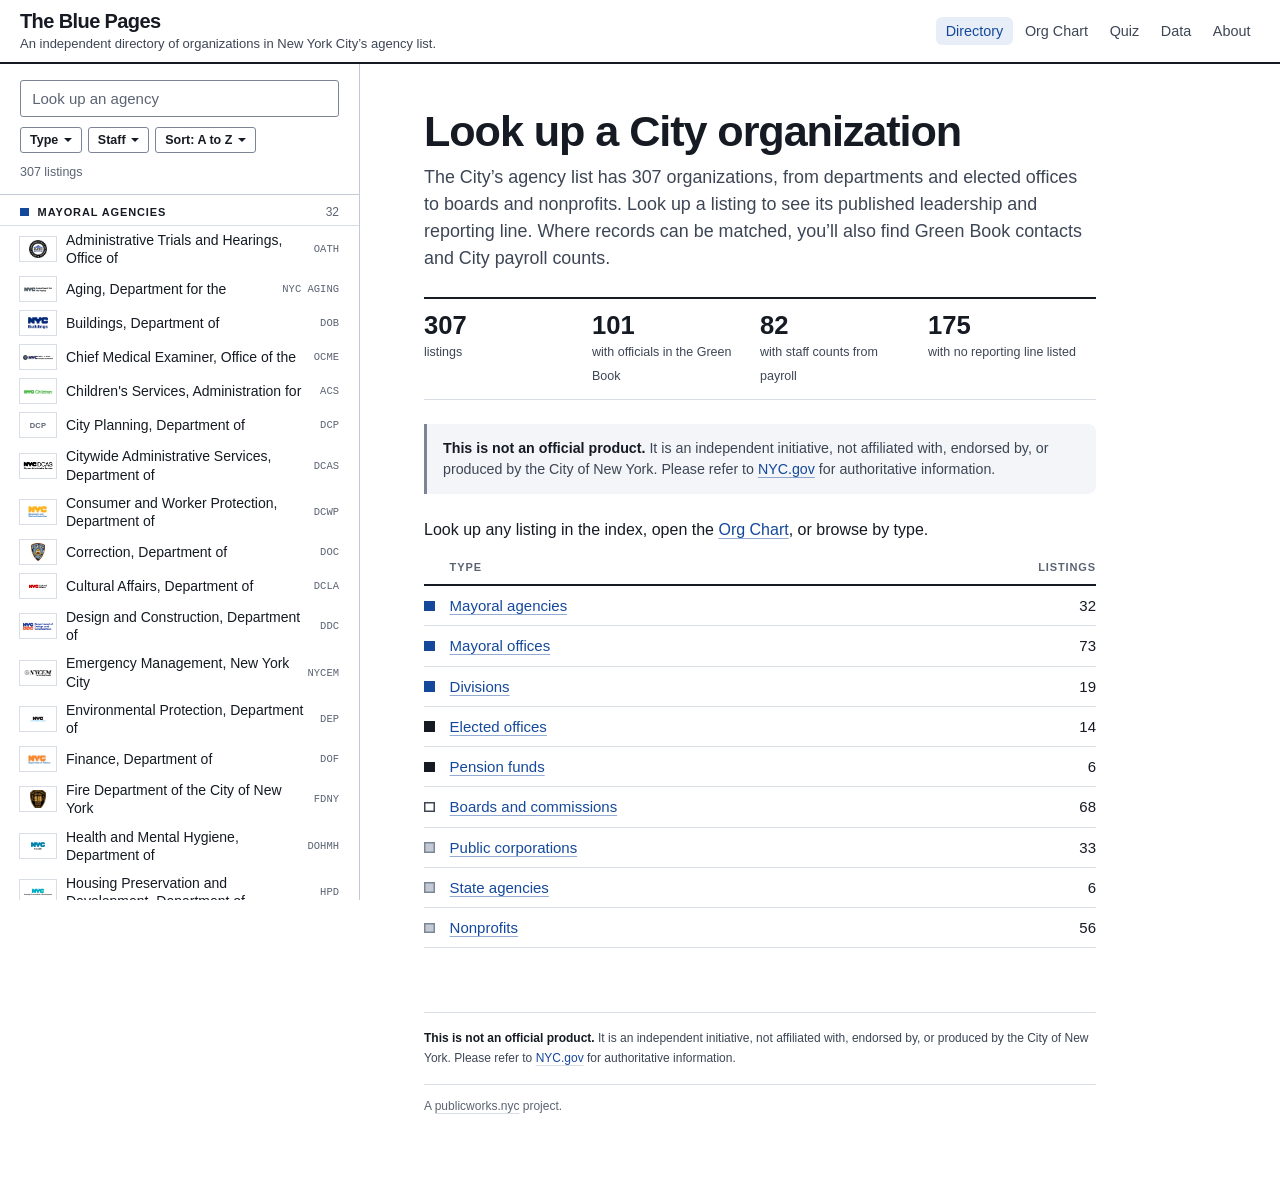
<file: docs/index.html>
<!doctype html>
<html lang="en">
<head>
<meta charset="utf-8">
<meta name="viewport" content="width=device-width, initial-scale=1">
<link rel="icon" href="favicon.svg" type="image/svg+xml">
<link rel="apple-touch-icon" href="apple-touch-icon.png">
<title>The Blue Pages</title>
<meta name="description" content="Browse New York City’s agency list, with published leadership and reporting lines, plus Green Book contacts and payroll counts where available.">
<meta property="og:title" content="The Blue Pages">
<meta property="og:description" content="Browse New York City’s agency list, with published leadership and reporting lines, plus Green Book contacts and payroll counts where available.">
<meta property="og:type" content="website">
<link rel="stylesheet" href="css/style.css?v=20261009">
<script src="vendor/d3.min.js" defer></script>
<script src="vendor/d3-flextree.js" defer></script>
<script src="vendor/d3-org-chart.js" defer></script>
<script src="data/agencies.js" defer></script>
<script src="data/greenbook.js" defer></script>
<script src="data/payroll.js" defer></script>
<script src="js/app.js?v=20261009" defer></script>
</head>
<body>
<a class="skip" href="#main">Skip to content</a>

<header class="topbar">
  <div class="masthead">
    <a class="wordmark" href="./" data-nav>The Blue Pages</a>
    <p class="subtitle">An independent directory of organizations in New York City’s agency list.</p>
  </div>
  <nav class="topnav" aria-label="Sections">
    <a href="./" data-nav data-view="">Directory</a>
    <a href="?view=chart" data-nav data-view="chart">Org Chart</a>
    <a href="?view=quiz" data-nav data-view="quiz">Quiz</a>
    <a href="?view=data" data-nav data-view="data">Data</a>
    <a href="?view=about" data-nav data-view="about">About</a>
  </nav>
</header>

<div class="layout">
  <aside class="rail" aria-label="Index of agencies">
    <div class="rail-intro">
      <p>Look up any of the <span data-total>307</span> organizations in the City’s agency list to see its published leadership and reporting line.</p>
    </div>
    <div class="rail-head">
      <label class="visually-hidden" for="q">Look up an agency</label>
      <input id="q" type="search" autocomplete="off" placeholder="Look up an agency">
      <div class="filters" id="filters"></div>
      <p class="rail-status" id="rail-status" aria-live="polite"></p>
    </div>
    <div class="rail-list" id="rail-list"></div>
  </aside>

  <main id="main" class="main" tabindex="-1">
    <noscript><div class="notice"><p><strong>The Blue Pages needs JavaScript.</strong>
    It builds each listing in the browser. Every listing is also in
    <a href="downloads/bluepages-listings.csv">the listings CSV</a>.</p></div></noscript>
  </main>
</div>
</body>
</html>
</file>
<file: docs/css/style.css>
/* The Blue Pages. Index on the left, listing on the right.
   White paper, dark ink, one deep blue accent shared with civilservice.publicworks.nyc.
   Red is for cautions only. Light only. Every color is a token; a hex below the token block is a bug.
   Contrast figures are WCAG ratios, computed. */

:root {
  --paper:       #ffffff;
  --rail-bg:     #ffffff;
  --wash:        #f3f5f8;   /* ink on it 16.0:1, faint on it 5.5:1 */
  --ink:         #151a23;   /* on paper 17.4:1 */
  --ink-soft:    #3d4655;   /* on paper 9.5:1 */
  --ink-faint:   #5b6473;   /* on paper 6.0:1, on --sel-bg 5.1:1 */
  --rule:        #151a23;   /* hard rules, under headings only */
  --hair:        #d9dee6;   /* row lines */
  --hair-strong: #c3cad5;   /* pane edges */
  --line:        #7c8595;   /* control and card edges: 3.7:1 on paper, 3.4:1 on wash */

  --accent:      #14489b;   /* on paper 8.6:1, white on it 8.6:1 */
  --accent-soft: #e8eef8;   /* ink on it 15.0:1 */
  --on-accent:   #ffffff;
  --sel-bg:      var(--accent-soft);
  --red:         #a4281c;   /* cautions only; on paper 7.2:1 */

  /* Type families. Blue marks the Mayor's line; the rest differ by tone and by solid or hollow.
     The type is always written out beside the mark. */
  --fam-exec-fill:  var(--accent);   --fam-exec-ring:  var(--accent);
  --fam-elect-fill: var(--ink);      --fam-elect-ring: var(--ink);
  --fam-board-fill: var(--paper);    --fam-board-ring: var(--ink-soft);
  --fam-out-fill:   #c3cad5;         --fam-out-ring:   var(--line);

  /* The suite's type: system sans and mono, as in paygap, schools and hazardhistorian. */
  --sans: -apple-system, BlinkMacSystemFont, "Segoe UI", Inter, Roboto, "Helvetica Neue", Arial, sans-serif;
  --mono: ui-monospace, SFMono-Regular, "SF Mono", Menlo, Consolas, monospace;

  --radius: 3px;
  --shadow: 0 1px 2px rgba(20, 26, 36, .06), 0 8px 24px -12px rgba(20, 26, 36, .22);

  --topbar:  64px;
  --rail:    360px;
  --measure: 42rem;
  --note:    8.5rem;
  --wide:    calc(var(--measure) + var(--note) + 2.5rem);
}

/* ---- Base ------------------------------------------------------ */

* { box-sizing: border-box; }
[hidden] { display: none !important; }
html, body { background: var(--paper); }
body { margin: 0; color: var(--ink); font-family: var(--sans); font-size: 16px; line-height: 1.55; -webkit-font-smoothing: antialiased; }
a { color: inherit; text-decoration-color: var(--hair); text-decoration-thickness: 1px; text-underline-offset: 3px; }
a:hover { text-decoration-color: currentColor; }

/* The accent is under 3:1 against body ink, so the underline carries the link. */
.prose a, .facts a, .officials a, .sources a, .panel a { color: var(--accent); text-decoration-color: color-mix(in srgb, var(--accent) 45%, transparent); }
.prose a:hover, .facts a:hover, .officials a:hover, .sources a:hover, .panel a:hover { text-decoration-color: currentColor; }

:focus-visible { outline: 2px solid var(--accent); outline-offset: 2px; }
.skip { position: absolute; left: -999px; }
.skip:focus { left: 16px; top: 8px; z-index: 50; background: var(--paper); padding: .5rem .8rem; }
.visually-hidden { position: absolute; width: 1px; height: 1px; overflow: hidden; clip: rect(0 0 0 0); }
.muted { color: var(--ink-faint); }
.small { font-size: .85rem; }
.none { color: var(--ink-faint); }
.num { font-variant-numeric: tabular-nums; }

/* Family marks: tone plus shape. */
[data-g="exec"]  { --gc: var(--fam-exec-fill);  --sw-bg: var(--fam-exec-fill);  --sw-ring: var(--fam-exec-ring); }
[data-g="elect"] { --gc: var(--fam-elect-fill); --sw-bg: var(--fam-elect-fill); --sw-ring: var(--fam-elect-ring); }
[data-g="board"] { --gc: var(--fam-board-ring); --sw-bg: var(--fam-board-fill); --sw-ring: var(--fam-board-ring); }
[data-g="out"]   { --gc: var(--fam-out-ring);   --sw-bg: var(--fam-out-fill);   --sw-ring: var(--fam-out-ring); }
.sw { display: inline-block; width: .7em; height: .7em; flex: none; }
.sw, .rail-group-h::before, .badge::before { background: var(--sw-bg); box-shadow: inset 0 0 0 1.5px var(--sw-ring); }

/* ---- Top bar --------------------------------------------------- */

.topbar { position: sticky; top: 0; z-index: 20; height: var(--topbar); display: flex; align-items: center; gap: 1.5rem;
  padding: 0 20px; background: var(--paper); color: var(--ink); border-bottom: 2px solid var(--rule); }
.masthead { display: flex; flex-direction: column; min-width: 0; line-height: 1.2; }
.wordmark { align-self: flex-start; font-weight: 700; font-size: 1.25rem; letter-spacing: -.03em; text-decoration: none; white-space: nowrap; }
.wordmark:hover { text-decoration: underline; text-decoration-color: var(--hair); }
.subtitle { margin: 2px 0 0; font-size: 13px; line-height: 1.35; color: var(--ink-soft); white-space: nowrap; overflow: hidden; text-overflow: ellipsis; }
.topnav { margin-left: auto; display: flex; gap: .15rem; }
.topnav a { font-size: .9rem; font-weight: 500; color: var(--ink-soft); text-decoration: none; padding: .2rem .6rem; border-radius: 6px; white-space: nowrap; }
.topnav a:hover { background: var(--wash); color: var(--ink); }
.topnav a[aria-current] { color: var(--accent); background: var(--accent-soft); }

/* ---- Two panes ------------------------------------------------- */

.layout { display: grid; grid-template-columns: var(--rail) minmax(0, 1fr); }
.rail { position: sticky; top: var(--topbar); height: calc(100vh - var(--topbar)); display: flex; flex-direction: column;
  background: var(--rail-bg); border-right: 1px solid var(--hair-strong); }
.main { min-width: 0; padding: 44px clamp(20px, 5vw, 72px) 64px; outline: none; }

/* ---- Rail ------------------------------------------------------ */

.rail-intro { display: none; }
.rail-head { padding: 16px 20px 12px; border-bottom: 1px solid var(--hair-strong); display: grid; gap: 10px; }
#q { width: 100%; font: 400 15px var(--sans); padding: .55rem .7rem; border: 1.5px solid var(--line); border-radius: var(--radius);
  background: var(--paper); color: var(--ink); }
#q::placeholder { color: var(--ink-faint); }
#q:focus { border-color: var(--accent); outline: 2px solid var(--accent); outline-offset: 1px; }
.filters { display: flex; flex-wrap: wrap; gap: 6px; align-items: center; }
.rail-status { margin: 0; font-size: 12.5px; color: var(--ink-faint); display: flex; gap: .6rem; }
.rail-status button { font: inherit; color: var(--accent); background: none; border: 0; padding: 0; cursor: pointer; text-decoration: underline; }

/* Dropdown: a details element holding checkboxes or radios. */
.dd { position: relative; }
.dd > summary { list-style: none; cursor: pointer; font: 600 12.5px var(--sans); padding: 5px 9px; border: 1px solid var(--line); border-radius: var(--radius);
  background: var(--paper); color: var(--ink); display: inline-flex; gap: .35rem; align-items: center; white-space: nowrap; }
.dd > summary:hover { background: var(--wash); }
.dd > summary::-webkit-details-marker { display: none; }
.dd > summary::after { content: ""; width: 0; height: 0; border: 4px solid transparent; border-top-color: currentColor; margin-top: 4px; }
.dd.is-on > summary { background: var(--accent-soft); color: var(--accent); border-color: var(--accent); }
.dd[open] > summary { border-color: var(--accent); }
.dd-menu { position: absolute; z-index: 30; top: calc(100% + 6px); left: 0; min-width: 250px; background: var(--paper);
  border: 1px solid var(--hair-strong); border-radius: var(--radius); padding: 6px 0; box-shadow: var(--shadow); }
.dd-menu label { display: flex; align-items: center; gap: .55rem; padding: 5px 12px; font-size: 14px; cursor: pointer; }
.dd-menu label:hover { background: var(--wash); }
.dd-menu input { accent-color: var(--accent); margin: 0; }
.dd-menu .count { margin-left: auto; padding-left: 1rem; }
.dd-foot { border-top: 1px solid var(--hair); margin-top: 6px; padding: 6px 12px 2px; }
.dd-foot button { font: 500 12.5px var(--sans); background: none; border: 0; padding: 0; min-height: 24px; color: var(--accent); cursor: pointer; text-decoration: underline; }
.dd-right .dd-menu { left: auto; right: 0; }

.rail-list { position: relative; overflow-y: auto; flex: 1; padding-bottom: 24px; }

/* Group headings: paper, ink, a small mark. Sticky, so opaque. */
.rail-group-h { position: sticky; top: 0; z-index: 1; margin: 0; padding: 10px 20px 6px; background: var(--rail-bg); color: var(--ink);
  border-bottom: 1px solid var(--hair); font: 700 11px var(--sans); letter-spacing: .08em; text-transform: uppercase;
  display: flex; align-items: center; gap: .55rem; }
.rail-group-h::before { content: ""; width: .8em; height: .8em; flex: none; }
.rail-group + .rail-group .rail-group-h { border-top: 1px solid var(--hair); }
.count { margin-left: auto; color: var(--ink-faint); font-size: 12px; font-weight: 400; letter-spacing: 0; font-variant-numeric: tabular-nums; }
.rail-group ul, .related-list { list-style: none; margin: 0; padding: 0; }
.rail-empty { padding: 20px; color: var(--ink-faint); }

.row { position: relative; display: grid; grid-template-columns: 36px minmax(0, 1fr) auto; gap: 10px; align-items: center;
  padding: 5px 20px; text-decoration: none; font-size: 14px; line-height: 1.3; }
.row:hover { background: var(--wash); }
.row-name { overflow-wrap: anywhere; }
.row-name .hit { display: block; font-size: 12px; font-weight: 400; color: var(--ink-faint); }
.row-aside { font: 10.5px var(--mono); color: var(--ink-faint); text-align: right; }
.thumb { width: 36px; height: 24px; display: flex; align-items: center; justify-content: center; background: var(--paper);
  box-shadow: 0 0 0 1px var(--hair); }
.thumb img { max-width: 30px; max-height: 18px; object-fit: contain; }
.thumb-none { background: transparent; font: 600 7.5px var(--sans); letter-spacing: .04em; color: var(--ink-faint); }
.row[aria-current] { background: var(--sel-bg); font-weight: 600; }
.row[aria-current] .row-aside, .row[aria-current] .hit { color: var(--ink-soft); }
.row[aria-current]::before { content: ""; position: absolute; left: 0; top: 0; bottom: 0; width: 3px; background: var(--accent); }

/* ---- Shared type in main -------------------------------------- */

.prose, .entry { max-width: var(--wide); }
.prose > p, .prose > .lead, .prose > h1 { max-width: var(--measure); }
.title { font-weight: 700; font-size: clamp(1.9rem, 3.4vw, 2.7rem); line-height: 1.08; letter-spacing: -.025em; margin: 0 0 .6rem; }
.lead { font-size: 1.12rem; line-height: 1.5; color: var(--ink-soft); margin: .5rem 0 1.6rem; }
.badge { display: inline-flex; align-items: center; gap: .5rem; font-size: 11.5px; font-weight: 700; letter-spacing: .08em; text-transform: uppercase;
  color: var(--ink-soft); margin: 0 0 .8rem; }
.badge::before { content: ""; width: .85em; height: .85em; flex: none; }
.h-sec { display: flex; align-items: baseline; gap: .6rem; font-weight: 700; font-size: 1.05rem; margin: 2.6rem 0 .7rem;
  padding-bottom: .4rem; border-bottom: 2px solid var(--rule); max-width: var(--wide); }
.h-sec .count { margin-left: 0; }
.h-sec .src { margin-left: auto; font-size: 12px; font-weight: 400; color: var(--ink-faint); }
.notice { border-left: 3px solid var(--line); background: var(--wash); padding: .85rem 1rem;
  border-radius: 0 8px 8px 0; font-size: .89rem; line-height: 1.5;
  color: var(--ink-soft); max-width: var(--measure); margin: 1.5rem 0; }
.notice p { margin: 0; max-width: none; }
.notice strong { color: var(--ink); }
.notice a, .colophon .disclaimer a { color: var(--accent); }

/* ---- Home ------------------------------------------------------ */

.types-table { border-collapse: collapse; width: 100%; max-width: var(--measure); margin: 1rem 0 1.5rem; font-size: 15px; }
.types-table th { font-size: 11px; font-weight: 700; letter-spacing: .08em; text-transform: uppercase; color: var(--ink-faint);
  text-align: left; padding: 0 0 .5rem; border-bottom: 2px solid var(--rule); }
.types-table td { padding: .5rem 0; border-bottom: 1px solid var(--hair); }
.types-table td:first-child { width: 1.6rem; }
.types-table .num { text-align: right; }
.stats { display: grid; grid-template-columns: repeat(auto-fit, minmax(9rem, 1fr)); max-width: var(--measure); margin: 1.5rem 0;
  border-top: 2px solid var(--rule); }
.stat { padding: .7rem .9rem .7rem 0; border-bottom: 1px solid var(--hair); }
.stat b { display: block; font-size: 1.6rem; font-weight: 700; line-height: 1.1; font-variant-numeric: tabular-nums; }
.stat span { font-size: 12.5px; color: var(--ink-soft); }

/* ---- Entry ----------------------------------------------------- */

.back { display: none; }
.entry-head { display: grid; grid-template-columns: minmax(0, 1fr) auto; gap: 1.5rem 2rem; align-items: start; max-width: var(--wide);
  margin-bottom: 1.6rem; }
.mount { width: 220px; height: 110px; background: var(--paper); box-shadow: 0 0 0 1px var(--hair);
  display: flex; align-items: center; justify-content: center; padding: 14px 18px; margin: 0; }
.mount img { max-width: 100%; max-height: 100%; object-fit: contain; }
.mount-none span { font: 500 13px var(--mono); color: var(--ink-faint); }
.acro { display: inline-block; font: 500 12px var(--mono); padding: 2px 7px; border: 1px solid var(--line); border-radius: var(--radius); margin: 0; }

/* Facts: label, value, source. Every entry shows every row. */
.facts { margin: 0 0 1rem; border-top: 2px solid var(--rule); max-width: var(--wide); }
.fact { display: grid; grid-template-columns: 9rem minmax(0, var(--measure)) var(--note); column-gap: 1.25rem;
  padding: .6rem 0; border-bottom: 1px solid var(--hair); }
.fact dt { font-size: 13px; font-weight: 700; padding-top: .1rem; }
.fact dd { margin: 0; overflow-wrap: anywhere; }
.fact .sub { color: var(--ink-faint); }
.src-note { margin: 0; padding-top: .2rem; font-size: 12px; line-height: 1.35; color: var(--ink-faint); text-align: right; }
.facts .src-note a { color: inherit; text-decoration-color: var(--hair); }
.chart-link { font-size: 13px; font-weight: 600; }
.def { display: block; margin-top: .3rem; font-size: 12.5px; color: var(--ink-faint); }
.spark { display: block; margin-top: .35rem; overflow: visible; }
.spark path { fill: none; stroke: var(--accent); stroke-width: 2; }
.spark circle { fill: var(--accent); }
.spark text { font: 10px var(--mono); fill: var(--ink-faint); }

.officials { width: 100%; max-width: var(--wide); border-collapse: collapse; font-size: 14.5px; }
.officials th { text-align: left; font-size: 11px; font-weight: 700; letter-spacing: .06em; text-transform: uppercase; color: var(--ink-faint);
  padding: 0 .8rem .35rem 0; }
.officials td { padding: .45rem .8rem .45rem 0; border-top: 1px solid var(--hair); vertical-align: top; }
.officials td:first-child { font-weight: 600; width: 36%; }
.officials .div { color: var(--ink-soft); font-size: 13px; }
.more { margin: .6rem 0 0; font: 600 13px var(--sans); background: var(--paper); border: 1px solid var(--line); border-radius: var(--radius);
  padding: .35rem .8rem; cursor: pointer; color: var(--ink); }
.more:hover { background: var(--wash); }
.empty-sec { margin: 0; color: var(--ink-faint); }

.related { max-width: var(--measure); }
.related-list .row { padding-left: 0; padding-right: 0; font-size: 14.5px; }
.related-list .row:hover { background: transparent; }
.related-list .row:hover .row-name { text-decoration: underline; }
.sources { font-size: 13px; color: var(--ink-soft); max-width: var(--wide); padding: 0; list-style: none; margin: 0; }
.sources li { padding: .45rem 0; border-bottom: 1px solid var(--hair); display: grid; grid-template-columns: 9rem 1fr; column-gap: 1.25rem; }
.sources b { color: var(--ink); }
#sources { scroll-margin-top: calc(var(--topbar) + 16px); outline: none; }
#sources:target .h-sec, #sources:focus .h-sec { box-shadow: inset 0 -3px 0 var(--accent); }

/* ---- Org Chart ------------------------------------------------- */

body[data-view="chart"] .main { padding: 0; display: flex; flex-direction: column; height: calc(100vh - var(--topbar)); }
.chart-bar { display: flex; flex-wrap: wrap; align-items: center; gap: 8px; padding: 10px 16px; border-bottom: 1px solid var(--hair-strong); }
.chart-bar h1 { font-weight: 700; font-size: 1.25rem; margin: 0 .6rem 0 0; }
.chart-bar .bar-break { flex-basis: 100%; height: 0; }
.dd-actions button { display: block; width: 100%; text-align: left; font: 500 14px var(--sans); padding: 6px 12px; background: none; border: 0; cursor: pointer; color: var(--ink); }
.dd-actions button:hover { background: var(--wash); }
.dd-actions { min-width: 200px; }
.tool { font: 600 12.5px var(--sans); padding: 5px 9px; background: var(--paper); color: var(--ink); border: 1px solid var(--line);
  border-radius: var(--radius); cursor: pointer; white-space: nowrap; }
.tool:hover { background: var(--wash); }
.tool[aria-pressed="true"] { background: var(--accent); border-color: var(--accent); color: var(--on-accent); }
input.tool { font-weight: 400; cursor: text; flex: 1; min-width: 12rem; max-width: 24rem; padding: 6px 10px; font-size: 14px; }
input.tool:focus { border-color: var(--accent); outline: 2px solid var(--accent); outline-offset: 1px; }
.seg { display: inline-flex; }
.seg .tool { border-radius: 0; }
.seg .tool:first-child { border-radius: var(--radius) 0 0 var(--radius); }
.seg .tool:last-child { border-radius: 0 var(--radius) var(--radius) 0; }
.seg .tool + .tool { border-left: 0; }
.chart-note { font-size: 12.5px; color: var(--ink-soft); margin: 0; padding: 6px 16px; border-bottom: 1px solid var(--hair); max-width: 72rem; }
.chart-hint { font-size: 12px; color: var(--ink-faint); margin: 0; padding: 5px 16px; border-bottom: 1px solid var(--hair); }
.chart-stage { position: relative; flex: 1; display: flex; min-height: 420px; }
.chart-foot { font-size: 12px; color: var(--ink-faint); margin: 0; padding: 5px 16px; border-top: 1px solid var(--hair); }
.chart-canvas { position: relative; flex: 1; background: var(--wash); overflow: hidden; }
.chart-canvas svg { display: block; }
.chart-outline { flex: 1; overflow: auto; padding: 24px 32px 48px; }

/* Detail panel for the selected box. */
.panel { position: absolute; top: 12px; right: 12px; width: 300px; max-height: calc(100% - 24px); overflow: auto; background: var(--paper);
  border: 1px solid var(--hair-strong); border-radius: var(--radius); box-shadow: var(--shadow); padding: 14px 16px 16px; font-size: 14px; }
.panel h2 { font-size: 1.1rem; font-weight: 700; line-height: 1.2; margin: .5rem 1.5rem .7rem 0; }
.panel .badge { margin: 0; font-size: 10.5px; }
.panel dl { margin: 0 0 .9rem; display: grid; grid-template-columns: 6.5rem 1fr; gap: .35rem .6rem; }
.panel dt { font-weight: 700; font-size: 12.5px; }
.panel dd { margin: 0; }
.panel-close { position: absolute; top: 6px; right: 6px; font: 700 18px var(--sans); background: none; border: 0; cursor: pointer; padding: 2px 8px; color: var(--ink); }
.panel-actions { display: flex; gap: 8px; flex-wrap: wrap; }
.panel .btn { font-size: 12.5px; padding: .5rem .8rem; }
.panel a.btn { color: var(--on-accent); }
.panel a.btn-quiet { color: var(--ink); }

/* Chart boxes, drawn inside foreignObject. */
.card { box-sizing: border-box; height: 100%; display: flex; background: var(--paper); border: 1px solid var(--line); border-radius: var(--radius);
  font-family: var(--sans); color: var(--ink); overflow: hidden; cursor: pointer; transition: opacity .2s; }
.card:hover { box-shadow: 0 0 0 2px var(--accent); }
.card-bar { width: 5px; flex: none; background: var(--sw-bg); box-shadow: inset 0 0 0 1.5px var(--sw-ring); }
.card-body { padding: 8px 28px 8px 10px; min-width: 0; display: flex; flex-direction: column; gap: 2px; }
.card-kind { font: 700 9.5px var(--sans); letter-spacing: .07em; text-transform: uppercase; color: var(--ink-faint); white-space: nowrap; overflow: hidden; text-overflow: ellipsis; }
.card-name { font-weight: 700; font-size: 14px; line-height: 1.2; display: -webkit-box; -webkit-line-clamp: 2; -webkit-box-orient: vertical; overflow: hidden; }
.card-meta { font-size: 11.5px; color: var(--ink-soft); white-space: nowrap; overflow: hidden; text-overflow: ellipsis; }
.card.is-position { border-style: dashed; }
.card.is-group { border: 1.5px solid var(--ink); }
.card.is-group .card-kind, .card.is-group .card-meta { color: var(--ink-faint); }
.card.is-division { border-color: var(--hair-strong); }
.card.is-division .card-name { font-weight: 500; font-size: 12.5px; line-height: 1.15; }
.card.is-division .card-body { padding: 6px 10px; gap: 1px; }
.card.is-focus { box-shadow: 0 0 0 3px var(--accent); }
.card.is-dim { opacity: .2; }
.node-btn { box-sizing: border-box; width: 48px; height: 22px; display: flex; align-items: center; justify-content: center;
  font: 600 11px var(--mono); background: var(--paper); color: var(--ink-soft); border: 1px solid var(--line); border-radius: 11px; }

/* Outline fallback. */
.tree, .tree ul { list-style: none; margin: 0; padding: 0; }
.tree ul { padding-left: 1.3rem; border-left: 1px solid var(--hair); margin-left: .3rem; }
.tree li { padding: .2rem 0; font-size: 15px; }
.twisty, .twisty-gap { display: inline-flex; align-items: center; justify-content: center; width: 1.5rem; height: 1.5rem; margin-right: .2rem;
  vertical-align: middle; }
.twisty { font: 500 13px var(--mono); color: var(--ink-soft); background: none; border: 0; padding: 0; cursor: pointer; }
.twisty::before { content: "+"; }
.twisty[aria-expanded="true"]::before { content: "\2212"; }
.twisty:hover { background: var(--wash); }
.tree .count { margin-left: .3rem; }
.tree .sw { margin-right: .4rem; }

/* ---- Quiz ------------------------------------------------------ */

.questions { padding-left: 1.6rem; margin: 1.5rem 0 0; max-width: var(--measure); }
.question { position: relative; margin: 0 0 2rem; padding-left: .3rem; }
.question::marker { font-family: var(--mono); color: var(--ink-faint); }
.question fieldset { border: 0; margin: 0; padding: 0; }
.question legend { padding: 0; margin: 0 0 .6rem; font-weight: 600; }
.q-logo { width: 240px; height: 110px; background: var(--paper); box-shadow: 0 0 0 1px var(--hair); padding: 18px;
  display: flex; align-items: center; justify-content: center; margin: 0 0 .8rem; }
.q-logo img { max-width: 100%; max-height: 100%; }
.bubble { display: flex; gap: .7rem; align-items: baseline; padding: .18rem 0; cursor: pointer; font-size: 15px; }
.bubble input { position: absolute; opacity: 0; width: 1px; height: 1px; }
.dot { flex: none; width: 22px; height: 22px; border-radius: 50%; border: 2px solid var(--ink); display: inline-flex;
  align-items: center; justify-content: center; font: 500 10px var(--mono); color: var(--ink); transform: translateY(4px); }
.bubble input:checked + .dot { background: var(--ink); color: var(--paper); }
.bubble input:focus-visible + .dot { outline: 2px solid var(--accent); outline-offset: 2px; }
.is-answer .dot { box-shadow: 0 0 0 2px var(--paper), 0 0 0 4px var(--accent); }
.is-wrong input:checked + .dot { background: var(--red); border-color: var(--red); }
.is-right::before, .is-wrong::before { position: absolute; left: -3.2rem; top: -.2rem; font: 800 1.4rem var(--sans); }
.is-right::before { content: "\2713"; color: var(--accent); }
.is-wrong::before { content: "\2717"; color: var(--red); }
.q-ref { font-size: 12.5px; color: var(--ink-faint); margin: .5rem 0 0; }
.quiz-foot { display: flex; align-items: center; gap: 1rem; flex-wrap: wrap; max-width: var(--measure);
  border-top: 2px solid var(--rule); padding-top: 1.25rem; }
.btn { font: 600 13px var(--sans); background: var(--accent); color: var(--on-accent); border: 0; border-radius: var(--radius);
  padding: .7rem 1.2rem; cursor: pointer; text-decoration: none; display: inline-block; }
.btn:disabled { opacity: .35; cursor: default; }
.btn-quiet { background: var(--paper); color: var(--ink); box-shadow: inset 0 0 0 1px var(--line); }
.btn-quiet:hover { background: var(--wash); }
.score { margin: 0; font-size: 13px; color: var(--ink-soft); }
.grade { font: 700 2.2rem var(--sans); color: var(--ink); margin-right: .7rem; vertical-align: -.25em; font-variant-numeric: tabular-nums; }

/* ---- Footer ---------------------------------------------------- */

.colophon { margin-top: 4rem; padding-top: 1rem; border-top: 1px solid var(--hair); font-size: 12px; line-height: 1.6;
  color: var(--ink-faint); max-width: var(--measure); }
.colophon p { margin: 0 0 .3rem; }
.colophon .disclaimer { color: var(--ink-soft); }
.colophon .disclaimer strong { color: var(--ink); }
.colophon .portfolio { margin-top: 1rem; padding-top: .75rem; border-top: 1px solid var(--hair); }

/* ---- Medium ---------------------------------------------------- */

@media (max-width: 1180px) {
  .fact { grid-template-columns: 9rem minmax(0, 1fr); }
  .src-note { grid-column: 2; text-align: left; padding-top: .1rem; }
}

/* ---- Narrow: one pane at a time -------------------------------- */

@media (max-width: 860px) {
  .topbar { height: auto; flex-direction: column; align-items: stretch; gap: 6px; padding: 12px 16px 6px; position: static; }
  .subtitle { white-space: normal; }
  .topnav { margin: 0 -.6rem; gap: 0; overflow-x: auto; }
  .layout { display: block; }
  .rail { position: static; height: auto; border-right: 0; }
  .rail-list { overflow: visible; }
  .main { padding: 24px 16px 48px; }
  body[data-view="entry"] .rail, body[data-view="chart"] .rail,
  body[data-view="quiz"] .rail, body[data-view="about"] .rail { display: none; }
  body[data-view="home"] .main { border-top: 2px solid var(--rule); }
  body[data-view="home"] .rail-intro { display: block; padding: 18px 16px 4px; }
  .rail-intro p { margin: 0 0 .6rem; max-width: 36rem; color: var(--ink-soft); }
  body[data-view="home"] .home > .lead { display: none; }
  body[data-view="home"] .home > .title { position: absolute; width: 1px; height: 1px; overflow: hidden; clip: rect(0 0 0 0); }
  .chart-note { padding: 6px 12px; }
  body[data-view="chart"] .main { height: auto; }
  body[data-view="chart"] .chart-stage { height: 72vh; flex: none; }
  input.tool { max-width: none; }
  .chart-hint { display: none; }
  .panel { left: 8px; right: 8px; width: auto; top: auto; bottom: 8px; max-height: 38%; padding: 10px 12px; }
  .panel h2 { font-size: 1rem; margin: .3rem 1.5rem .4rem 0; }
  .panel dl { gap: .15rem .6rem; margin-bottom: .6rem; }
  .back { display: inline-block; margin-bottom: 1rem; color: var(--ink-soft); text-decoration: none; font-size: 14px; }
  .back::before { content: "\2190  "; }
  .entry-head { grid-template-columns: 1fr; }
  .entry-head .mount { order: -1; }
  .fact, .sources li { grid-template-columns: 1fr; row-gap: .1rem; }
  .src-note { grid-column: 1; text-align: left; }
  .officials td:first-child { width: auto; }
  .officials .div { display: block; }
  .is-right::before, .is-wrong::before { left: -2.4rem; }
}

/* Data view. Downloads, the columns disclosure and the process list. The same
   three blocks appear on every Public Works Data page; see alignment.md. */
.downloads { display: grid; gap: 1rem; margin: 1rem 0; grid-template-columns: repeat(auto-fit, minmax(15rem, 1fr)); max-width: var(--measure); }
.download { display: block; background: var(--paper); border: 1px solid var(--hair-strong); border-radius: var(--radius);
  padding: .9rem 1.1rem; color: inherit; text-decoration: none; transition: border-color .15s ease; }
.download:hover { border-color: var(--accent); }
.download h3 { margin: 0 0 .25rem; font-size: 1rem; }
.download p { margin: 0; font-size: 13.5px; color: var(--ink-soft); max-width: none; }
.columns { margin: 1rem 0 1.5rem; max-width: var(--measure); }
.columns > summary { cursor: pointer; font-weight: 600; }
.columns[open] > summary { margin-bottom: .75rem; }
.col-list { margin: 0; }
.col-list dt { margin-top: .6rem; }
.col-list dd { margin: .1rem 0 0; color: var(--ink-soft); }
.data-note { font-size: 13px; color: var(--ink-faint); margin-top: .75rem; }
.notes { max-width: var(--measure); padding-left: 1.1rem; }
.notes li { margin-bottom: .5rem; }

.process { list-style: none; margin: 1rem 0 0; padding: 0; counter-reset: step; max-width: var(--measure); }
.process > li { position: relative; counter-increment: step; padding: 0 0 1.25rem 2.6rem; }
.process > li::before { content: counter(step); position: absolute; left: 0; top: 0; width: 1.6rem; height: 1.6rem; border-radius: 50%;
  display: grid; place-items: center; background: var(--accent); color: var(--on-accent); font-size: 12px; font-weight: 700; }
.process > li:not(:last-child)::after { content: ""; position: absolute; left: .8rem; top: 1.9rem; bottom: .25rem; border-left: 2px solid var(--hair-strong); }
.process h3 { margin: 0 0 .2rem; font-size: 1rem; }
.process p { margin: 0; color: var(--ink-soft); }
</file>
